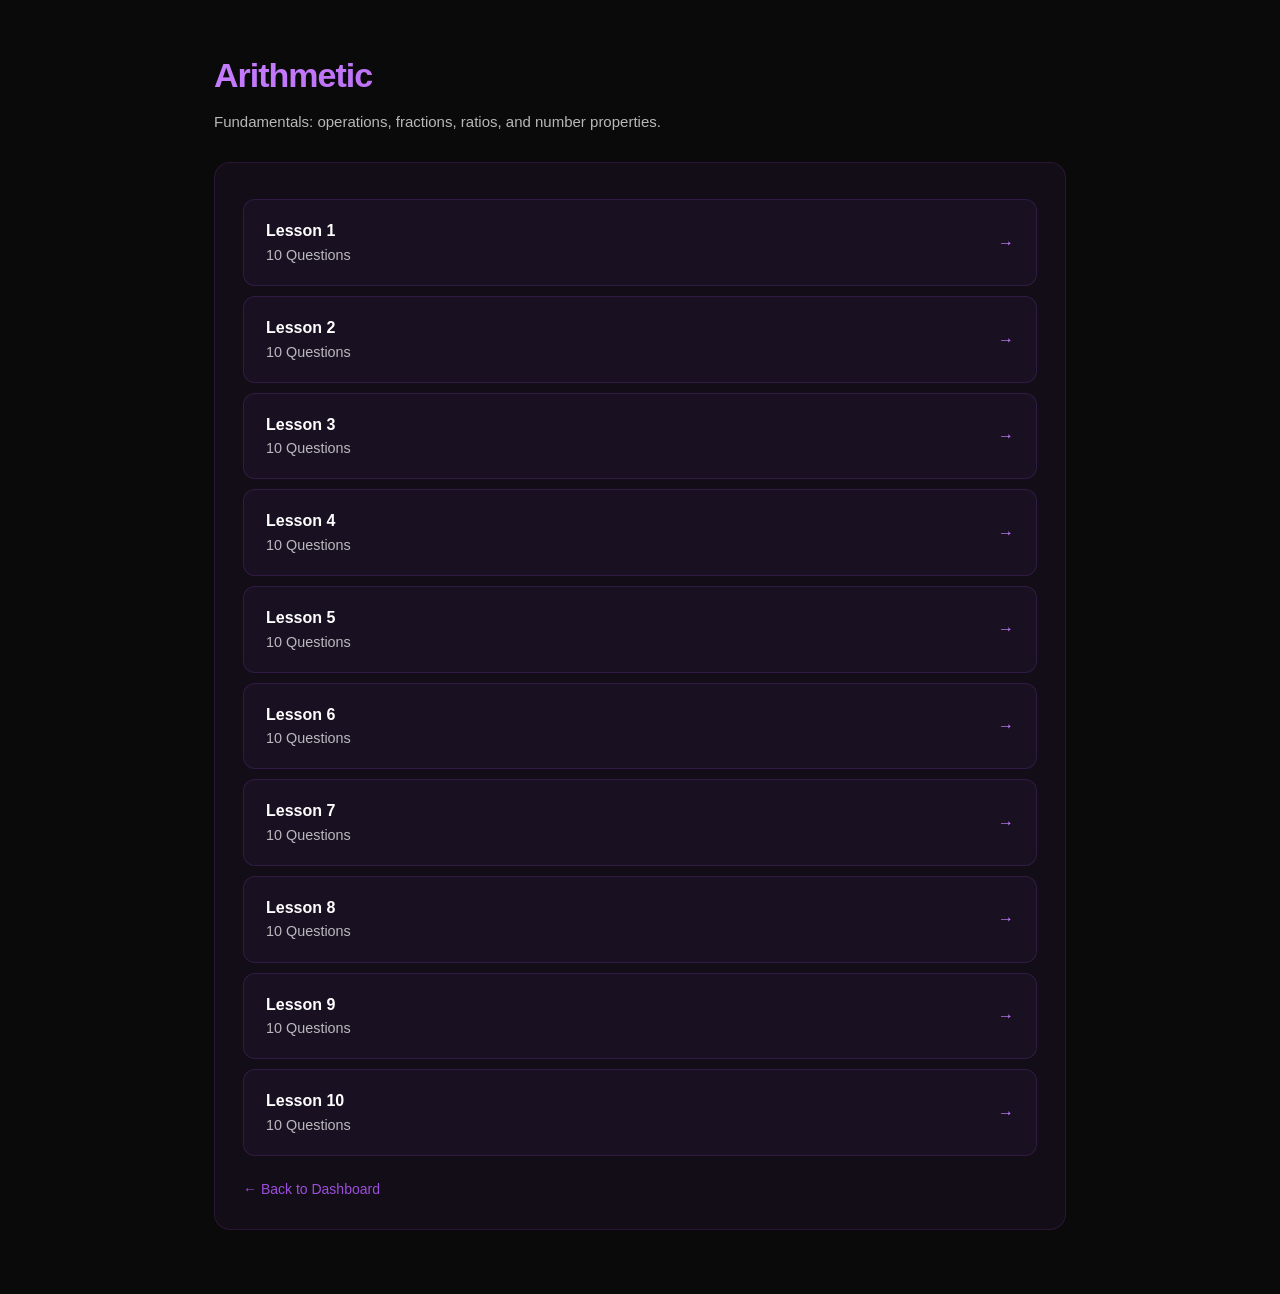
<file: satpractice-cs3/topics/arithmetic.html>
<!DOCTYPE html>
<html lang="en">
<head>
    <meta charset="utf-8" />
    <meta name="viewport" content="width=device-width,initial-scale=1" />
    <title>Arithmetic — SAT Planner</title>
    <link rel="stylesheet" href="../satmain.css">
    <style>
        :root {
            --primary-color: #c77dff;
            --text-color: #ffffff;
        }

        .topic-hero {
            max-width: 900px;
            margin: 48px auto;
            padding: 0 24px 64px;
        }

        .lessons-list {
            margin-top: 8px;
            display: grid;
            gap: 10px;
        }

        .lesson-item {
            background: rgba(157, 78, 221, 0.06);
            border: 1px solid rgba(157, 78, 221, 0.18);
            border-radius: 12px;
            padding: 18px 22px;
            text-decoration: none;
            color: inherit;
            display: block;
            transition: background 0.2s ease, border-color 0.2s ease, transform 0.2s ease, box-shadow 0.2s ease;
        }

        .lesson-item:hover {
            background: rgba(157, 78, 221, 0.12);
            border-color: #9d4edd;
            transform: translateX(5px);
            box-shadow: 0 4px 20px rgba(157, 78, 221, 0.15);
        }

        .lesson-item.disabled {
            opacity: 0.35;
            pointer-events: none;
        }

        .back-link {
            display: inline-block;
            margin-top: 22px;
            color: #9d4edd;
            text-decoration: none;
            font-size: 14px;
            transition: color 0.2s ease;
        }

        .back-link:hover {
            color: #c77dff;
        }
    </style>
</head>
<body>
    <div class="container topic-hero">
        <div class="section-header">
            <div class="section-title">Arithmetic</div>
            <div class="section-subtitle">Fundamentals: operations, fractions, ratios, and number properties.</div>
        </div>

        <div class="progress-card">
            <div class="lessons-list"></div>

            <a class="back-link" href="../satmain.html#dashboard">← Back to Dashboard</a>
        </div>
    </div>

    <script>
        const TOPIC_ID = 'arithmetic';
        const lessonsList = document.querySelector('.lessons-list');

        fetch('../data/questions.json')
            .then(r => r.json())
            .then(data => {
                const topicData = data[TOPIC_ID] || {};
                const maxLessons = 10; // ensure at least 10 lessons displayed

                for (let i = 1; i <= maxLessons; i++) {
                    const questions = topicData[i] || [];
                    const questionCount = questions.length;
                    const item = document.createElement('a');
                    item.href = questionCount
                        ? `lesson.html?topic=${TOPIC_ID}&lesson=${i}`
                        : '#';
                    item.className = 'lesson-item' + (questionCount ? '' : ' disabled');
                    item.innerHTML = `
                        <div style="display: flex; justify-content: space-between; align-items: center;">
                            <div>
                                <strong>Lesson ${i}</strong>
                                <div style="font-size: 0.9em; color: var(--text-color); opacity: 0.7;">
                                    ${questionCount} Questions${questionCount === 0 ? ' (coming soon)' : ''}
                                </div>
                            </div>
                            <div style="color: var(--primary-color);">→</div>
                        </div>
                    `;
                    if (questionCount === 0) {
                        item.addEventListener('click', e => e.preventDefault());
                    }
                    lessonsList.appendChild(item);
                }
            })
            .catch(err => {
                lessonsList.innerHTML = '<p>Could not load lessons.</p>';
                console.error(err);
            });
    </script>
</file>
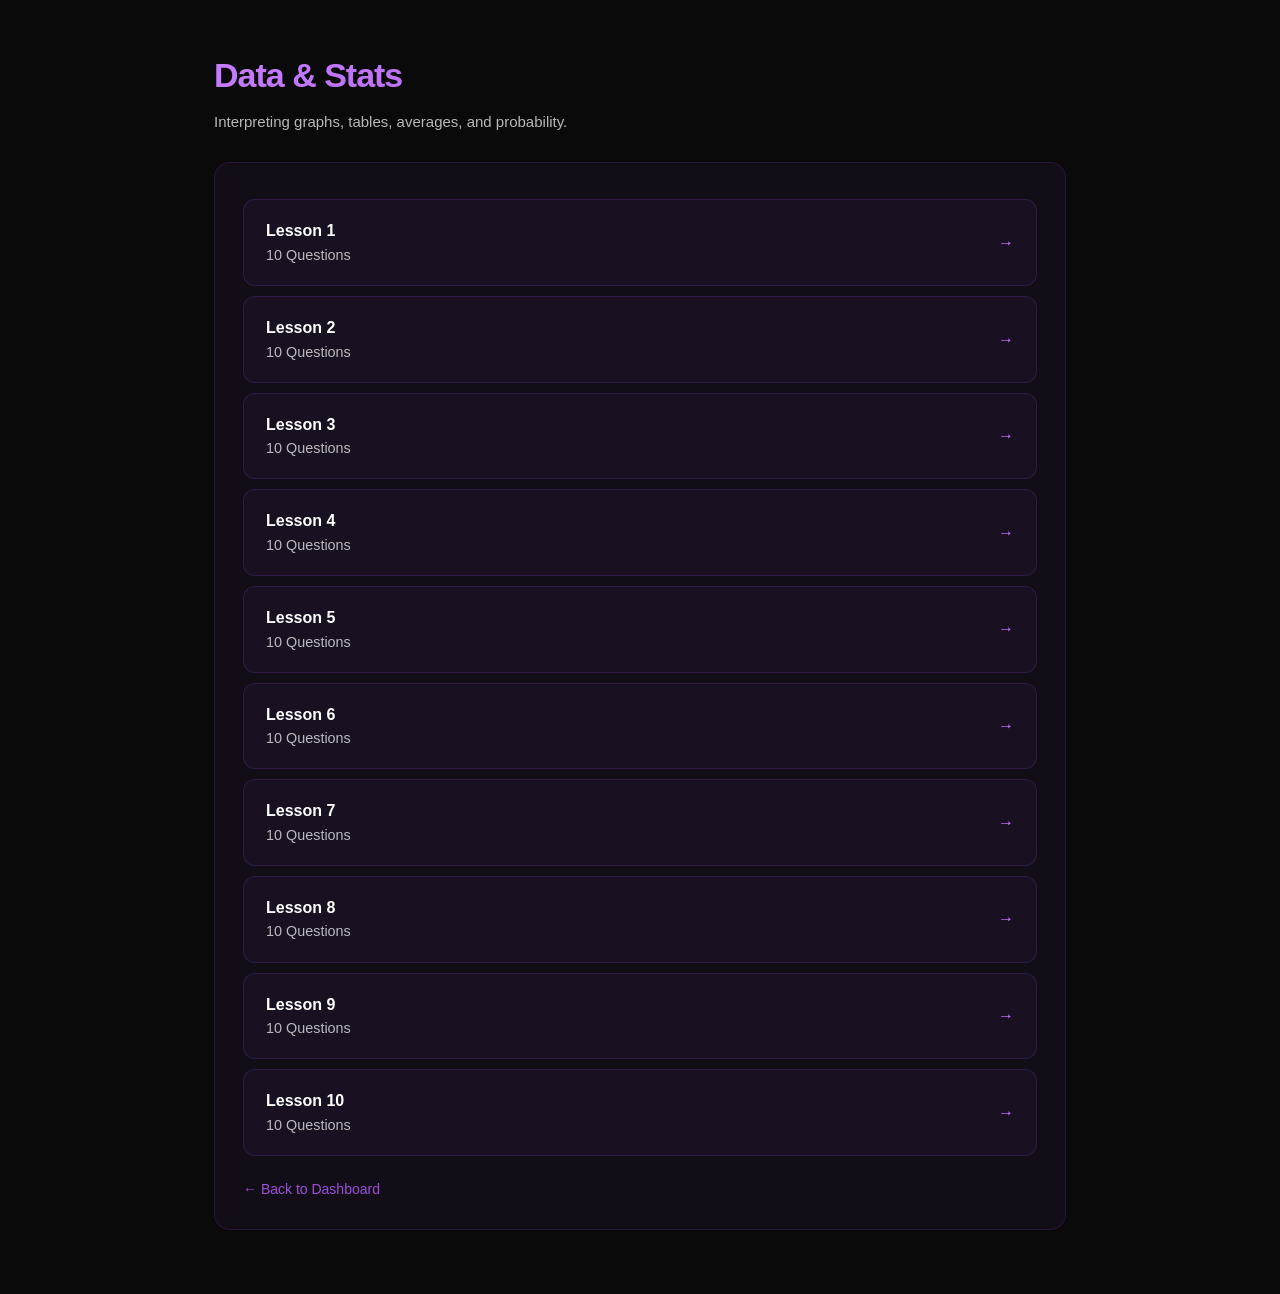
<file: satpractice-cs3/topics/data-stats.html>
<!DOCTYPE html>
<html lang="en">
<head>
    <meta charset="utf-8" />
    <meta name="viewport" content="width=device-width,initial-scale=1" />
    <title>Data &amp; Stats — SAT Planner</title>
    <link rel="stylesheet" href="../satmain.css">
    <style>
        :root {
            --primary-color: #c77dff;
            --text-color: #ffffff;
        }

        .topic-hero {
            max-width: 900px;
            margin: 48px auto;
            padding: 0 24px 64px;
        }

        .lessons-list {
            margin-top: 8px;
            display: grid;
            gap: 10px;
        }

        .lesson-item {
            background: rgba(157, 78, 221, 0.06);
            border: 1px solid rgba(157, 78, 221, 0.18);
            border-radius: 12px;
            padding: 18px 22px;
            text-decoration: none;
            color: inherit;
            display: block;
            transition: background 0.2s ease, border-color 0.2s ease, transform 0.2s ease, box-shadow 0.2s ease;
        }

        .lesson-item:hover {
            background: rgba(157, 78, 221, 0.12);
            border-color: #9d4edd;
            transform: translateX(5px);
            box-shadow: 0 4px 20px rgba(157, 78, 221, 0.15);
        }

        .lesson-item.disabled {
            opacity: 0.35;
            pointer-events: none;
        }

        .back-link {
            display: inline-block;
            margin-top: 22px;
            color: #9d4edd;
            text-decoration: none;
            font-size: 14px;
            transition: color 0.2s ease;
        }

        .back-link:hover {
            color: #c77dff;
        }
    </style>
</head>
<body>
    <div class="container topic-hero">
        <div class="section-header">
            <div class="section-title">Data &amp; Stats</div>
            <div class="section-subtitle">Interpreting graphs, tables, averages, and probability.</div>
        </div>

        <div class="progress-card">
            <div class="lessons-list"></div>

            <a class="back-link" href="../satmain.html#dashboard">← Back to Dashboard</a>
        </div>
    </div>

    <script>
        const TOPIC_ID = 'data-stats';
        const lessonsList = document.querySelector('.lessons-list');

        fetch('../data/questions.json')
            .then(r => r.json())
            .then(data => {
                const topicData = data[TOPIC_ID] || {};
                const maxLessons = 10; // ensure at least 10 lessons displayed

                for (let i = 1; i <= maxLessons; i++) {
                    const questions = topicData[i] || [];
                    const questionCount = questions.length;
                    const item = document.createElement('a');
                    item.href = questionCount
                        ? `lesson.html?topic=${TOPIC_ID}&lesson=${i}`
                        : '#';
                    item.className = 'lesson-item' + (questionCount ? '' : ' disabled');
                    item.innerHTML = `
                        <div style="display: flex; justify-content: space-between; align-items: center;">
                            <div>
                                <strong>Lesson ${i}</strong>
                                <div style="font-size: 0.9em; color: var(--text-color); opacity: 0.7;">
                                    ${questionCount} Questions${questionCount === 0 ? ' (coming soon)' : ''}
                                </div>
                            </div>
                            <div style="color: var(--primary-color);">→</div>
                        </div>
                    `;
                    if (questionCount === 0) {
                        item.addEventListener('click', e => e.preventDefault());
                    }
                    lessonsList.appendChild(item);
                }
            })
            .catch(err => {
                lessonsList.innerHTML = '<p>Could not load lessons.</p>';
                console.error(err);
            });
    </script>
</file>
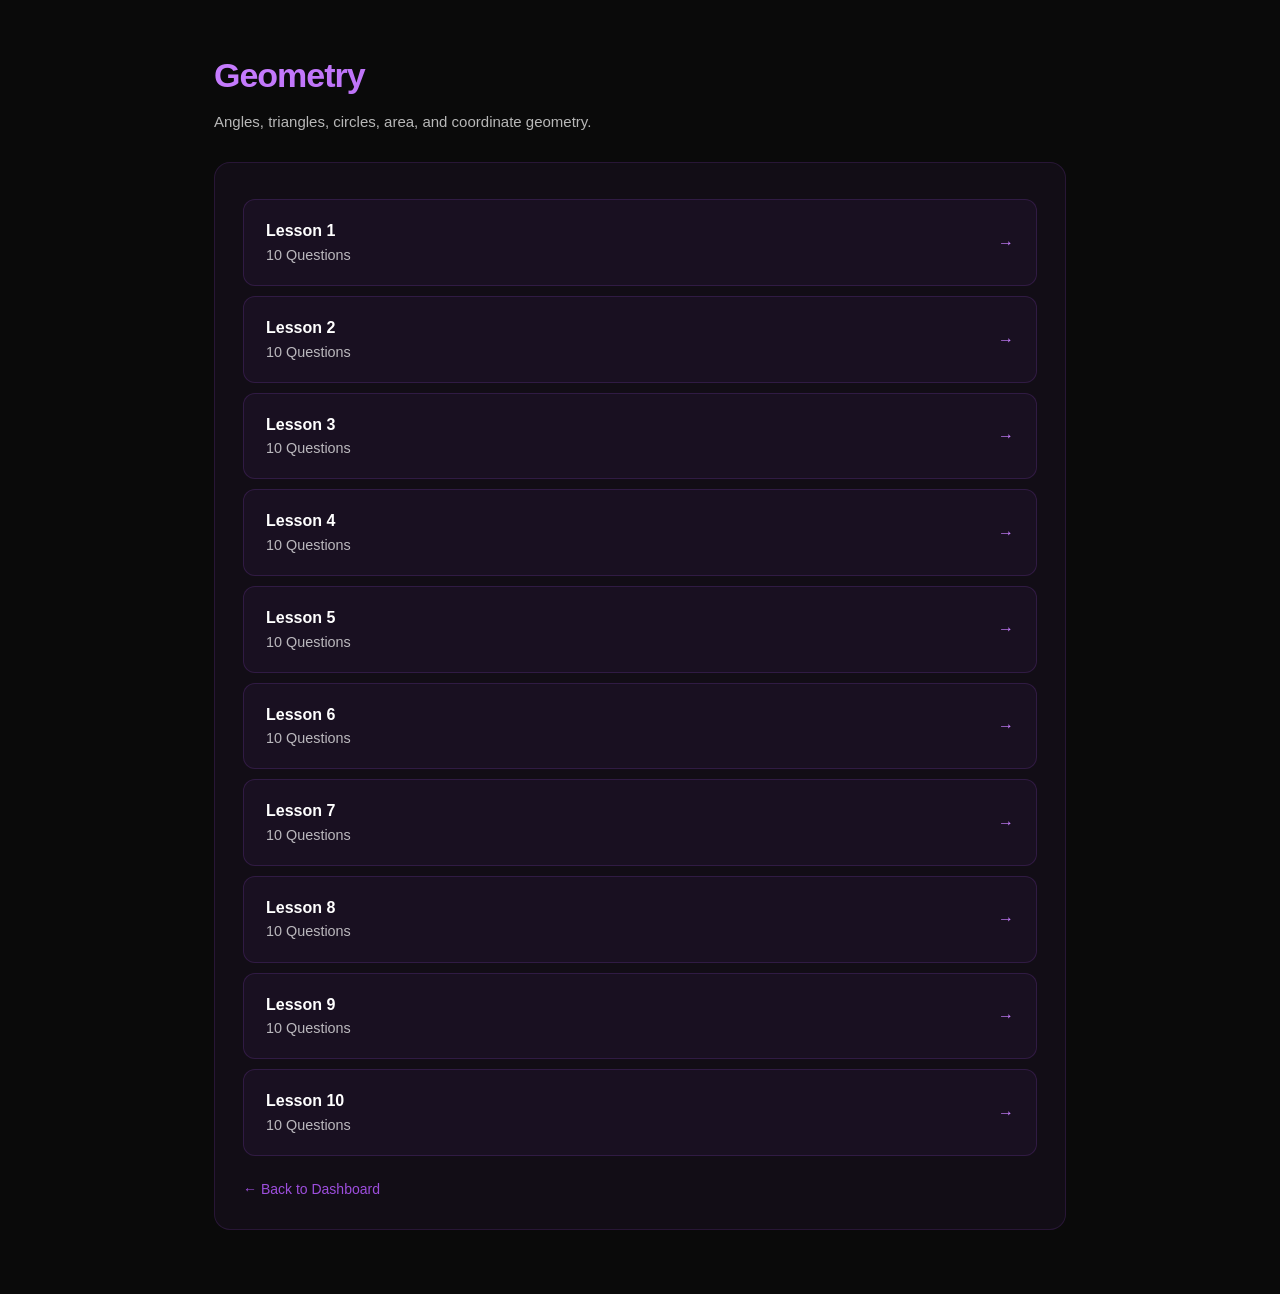
<file: satpractice-cs3/topics/geometry.html>
<!DOCTYPE html>
<html lang="en">
<head>
    <meta charset="utf-8" />
    <meta name="viewport" content="width=device-width,initial-scale=1" />
    <title>Geometry — SAT Planner</title>
    <link rel="stylesheet" href="../satmain.css">
    <style>
        :root {
            --primary-color: #c77dff;
            --text-color: #ffffff;
        }

        .topic-hero {
            max-width: 900px;
            margin: 48px auto;
            padding: 0 24px 64px;
        }

        .lessons-list {
            margin-top: 8px;
            display: grid;
            gap: 10px;
        }

        .lesson-item {
            background: rgba(157, 78, 221, 0.06);
            border: 1px solid rgba(157, 78, 221, 0.18);
            border-radius: 12px;
            padding: 18px 22px;
            text-decoration: none;
            color: inherit;
            display: block;
            transition: background 0.2s ease, border-color 0.2s ease, transform 0.2s ease, box-shadow 0.2s ease;
        }

        .lesson-item:hover {
            background: rgba(157, 78, 221, 0.12);
            border-color: #9d4edd;
            transform: translateX(5px);
            box-shadow: 0 4px 20px rgba(157, 78, 221, 0.15);
        }

        .lesson-item.disabled {
            opacity: 0.35;
            pointer-events: none;
        }

        .back-link {
            display: inline-block;
            margin-top: 22px;
            color: #9d4edd;
            text-decoration: none;
            font-size: 14px;
            transition: color 0.2s ease;
        }

        .back-link:hover {
            color: #c77dff;
        }
    </style>
</head>
<body>
    <div class="container topic-hero">
        <div class="section-header">
            <div class="section-title">Geometry</div>
            <div class="section-subtitle">Angles, triangles, circles, area, and coordinate geometry.</div>
        </div>

        <div class="progress-card">
            <div class="lessons-list"></div>

            <a class="back-link" href="../satmain.html#dashboard">← Back to Dashboard</a>
        </div>
    </div>

    <script>
        const TOPIC_ID = 'geometry';
        const lessonsList = document.querySelector('.lessons-list');

        fetch('../data/questions.json')
            .then(r => r.json())
            .then(data => {
                const topicData = data[TOPIC_ID] || {};
                const maxLessons = 10; // ensure at least 10 lessons displayed

                for (let i = 1; i <= maxLessons; i++) {
                    const questions = topicData[i] || [];
                    const questionCount = questions.length;
                    const item = document.createElement('a');
                    item.href = questionCount
                        ? `lesson.html?topic=${TOPIC_ID}&lesson=${i}`
                        : '#';
                    item.className = 'lesson-item' + (questionCount ? '' : ' disabled');
                    item.innerHTML = `
                        <div style="display: flex; justify-content: space-between; align-items: center;">
                            <div>
                                <strong>Lesson ${i}</strong>
                                <div style="font-size: 0.9em; color: var(--text-color); opacity: 0.7;">
                                    ${questionCount} Questions${questionCount === 0 ? ' (coming soon)' : ''}
                                </div>
                            </div>
                            <div style="color: var(--primary-color);">→</div>
                        </div>
                    `;
                    if (questionCount === 0) {
                        item.addEventListener('click', e => e.preventDefault());
                    }
                    lessonsList.appendChild(item);
                }
            })
            .catch(err => {
                lessonsList.innerHTML = '<p>Could not load lessons.</p>';
                console.error(err);
            });
    </script>
</file>
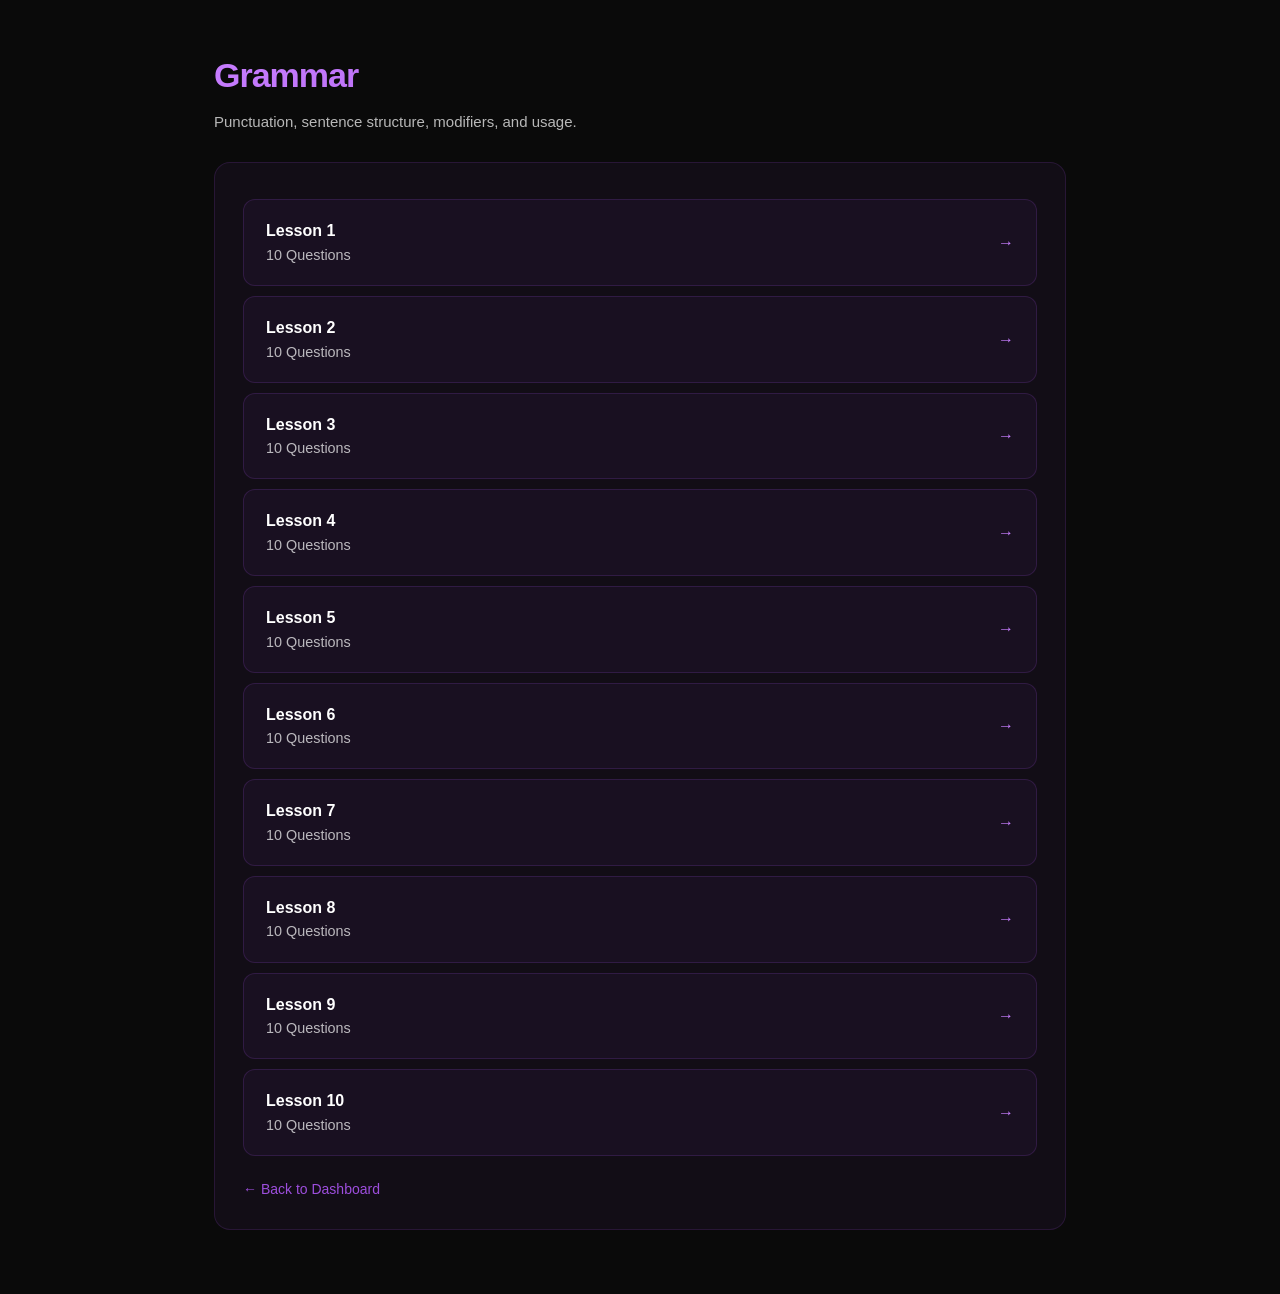
<file: satpractice-cs3/topics/grammar.html>
<!DOCTYPE html>
<html lang="en">
<head>
    <meta charset="utf-8" />
    <meta name="viewport" content="width=device-width,initial-scale=1" />
    <title>Grammar — SAT Planner</title>
    <link rel="stylesheet" href="../satmain.css">
    <style>
        :root {
            --primary-color: #c77dff;
            --text-color: #ffffff;
        }

        .topic-hero {
            max-width: 900px;
            margin: 48px auto;
            padding: 0 24px 64px;
        }

        .lessons-list {
            margin-top: 8px;
            display: grid;
            gap: 10px;
        }

        .lesson-item {
            background: rgba(157, 78, 221, 0.06);
            border: 1px solid rgba(157, 78, 221, 0.18);
            border-radius: 12px;
            padding: 18px 22px;
            text-decoration: none;
            color: inherit;
            display: block;
            transition: background 0.2s ease, border-color 0.2s ease, transform 0.2s ease, box-shadow 0.2s ease;
        }

        .lesson-item:hover {
            background: rgba(157, 78, 221, 0.12);
            border-color: #9d4edd;
            transform: translateX(5px);
            box-shadow: 0 4px 20px rgba(157, 78, 221, 0.15);
        }

        .lesson-item.disabled {
            opacity: 0.35;
            pointer-events: none;
        }

        .back-link {
            display: inline-block;
            margin-top: 22px;
            color: #9d4edd;
            text-decoration: none;
            font-size: 14px;
            transition: color 0.2s ease;
        }

        .back-link:hover {
            color: #c77dff;
        }
    </style>
</head>
<body>
    <div class="container topic-hero">
        <div class="section-header">
            <div class="section-title">Grammar</div>
            <div class="section-subtitle">Punctuation, sentence structure, modifiers, and usage.</div>
        </div>

        <div class="progress-card">
            <div class="lessons-list"></div>

            <a class="back-link" href="../satmain.html#dashboard">← Back to Dashboard</a>
        </div>
    </div>

    <script>
        const TOPIC_ID = 'grammar';
        const lessonsList = document.querySelector('.lessons-list');

        fetch('../data/questions.json')
            .then(r => r.json())
            .then(data => {
                const topicData = data[TOPIC_ID] || {};
                const maxLessons = 10; // ensure at least 10 lessons displayed

                for (let i = 1; i <= maxLessons; i++) {
                    const questions = topicData[i] || [];
                    const questionCount = questions.length;
                    const item = document.createElement('a');
                    item.href = questionCount
                        ? `lesson.html?topic=${TOPIC_ID}&lesson=${i}`
                        : '#';
                    item.className = 'lesson-item' + (questionCount ? '' : ' disabled');
                    item.innerHTML = `
                        <div style="display: flex; justify-content: space-between; align-items: center;">
                            <div>
                                <strong>Lesson ${i}</strong>
                                <div style="font-size: 0.9em; color: var(--text-color); opacity: 0.7;">
                                    ${questionCount} Questions${questionCount === 0 ? ' (coming soon)' : ''}
                                </div>
                            </div>
                            <div style="color: var(--primary-color);">→</div>
                        </div>
                    `;
                    if (questionCount === 0) {
                        item.addEventListener('click', e => e.preventDefault());
                    }
                    lessonsList.appendChild(item);
                }
            })
            .catch(err => {
                lessonsList.innerHTML = '<p>Could not load lessons.</p>';
                console.error(err);
            });
    </script>
</file>
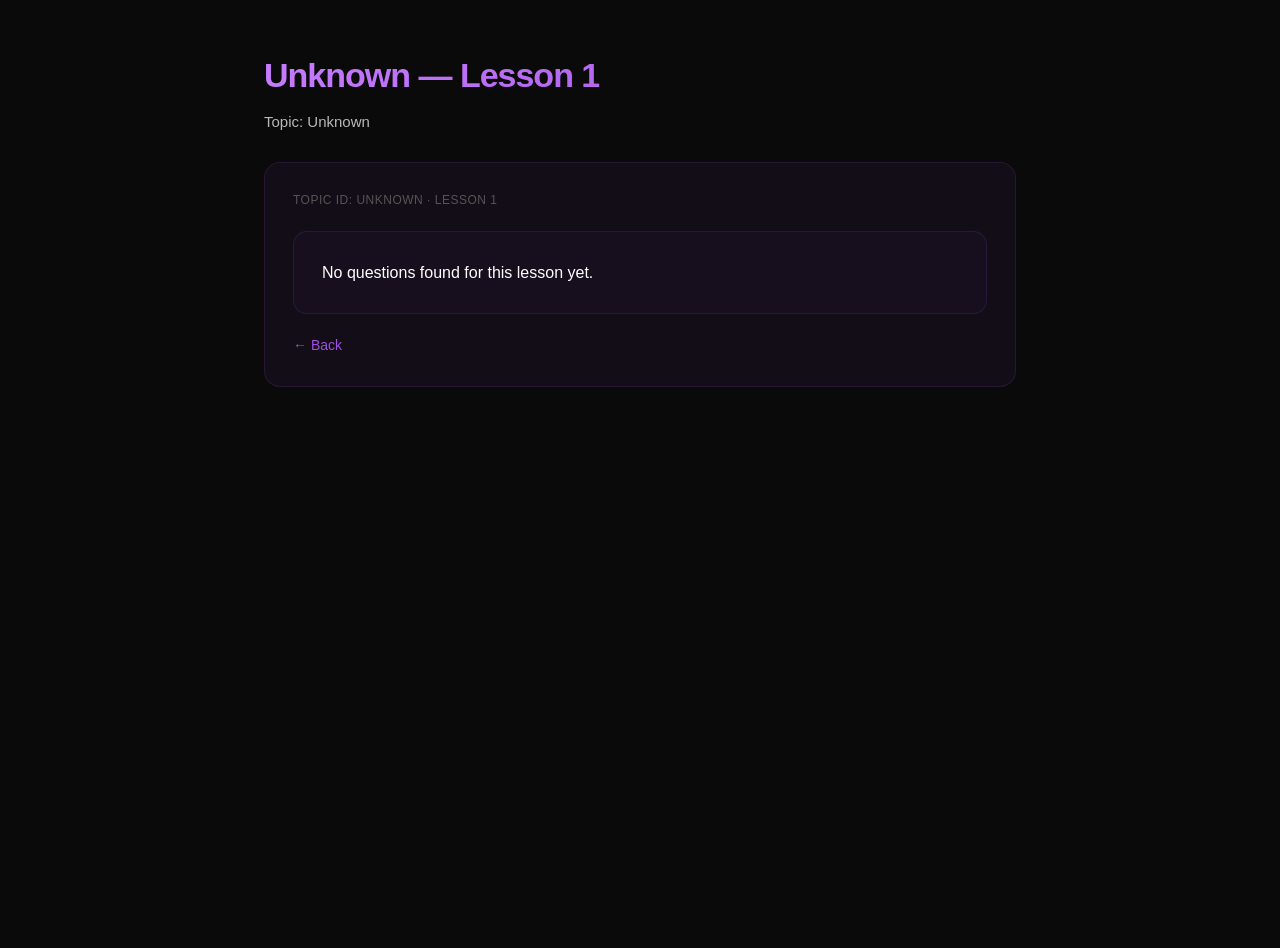
<file: satpractice-cs3/topics/lesson.html>
<!DOCTYPE html>
<html lang="en">
<head>
    <meta charset="utf-8" />
    <meta name="viewport" content="width=device-width,initial-scale=1" />
    <title>Lesson — SAT Planner</title>
    <link rel="stylesheet" href="../satmain.css">
    <style>
        :root {
            --primary-color: #c77dff;
            --text-color: #ffffff;
        }

        .lesson-view {
            max-width: 800px;
            margin: 48px auto;
            padding: 0 24px 64px;
        }

        .lesson-meta {
            font-size: 12px;
            color: #555;
            text-transform: uppercase;
            letter-spacing: 0.5px;
            margin-bottom: 20px;
        }

        .lesson-body {
            background: rgba(157, 78, 221, 0.04);
            border: 1px solid rgba(157, 78, 221, 0.14);
            border-radius: 14px;
            padding: 28px;
        }

        .back-link {
            display: inline-block;
            margin-top: 20px;
            margin-right: 20px;
            color: #9d4edd;
            text-decoration: none;
            font-size: 14px;
            transition: color 0.2s ease;
        }

        .back-link:hover {
            color: #c77dff;
        }

        /* ---- quiz layout ---- */
        .quiz-container {
            display: flex;
            flex-direction: column;
        }

        .quiz-question {
            font-size: 18px;
            font-weight: 500;
            line-height: 1.75;
            color: #f0f0f0;
            padding-bottom: 22px;
            margin-bottom: 20px;
            border-bottom: 1px solid rgba(157, 78, 221, 0.14);
        }

        .quiz-choices {
            display: flex;
            flex-direction: column;
            gap: 9px;
            margin-bottom: 18px;
        }

        /* ---- choice buttons ---- */
        .choice-btn {
            background: rgba(255, 255, 255, 0.03);
            border: 1px solid rgba(157, 78, 221, 0.2);
            border-radius: 10px;
            padding: 13px 20px;
            color: #c8c8c8;
            font-family: -apple-system, BlinkMacSystemFont, 'Segoe UI', 'Helvetica Neue', sans-serif;
            font-size: 15px;
            text-align: left;
            cursor: pointer;
            width: 100%;
            transition: background 0.15s ease, border-color 0.15s ease, color 0.15s ease, transform 0.15s ease;
        }

        .choice-btn:hover:not(:disabled) {
            background: rgba(157, 78, 221, 0.1);
            border-color: #9d4edd;
            color: #fff;
            transform: translateX(4px);
        }

        .choice-btn:disabled {
            cursor: default;
        }

        .choice-btn.correct-answer {
            background: rgba(74, 222, 128, 0.1);
            border-color: #4ade80;
            color: #fff;
        }

        .choice-btn.wrong-answer {
            background: rgba(248, 113, 113, 0.1);
            border-color: #f87171;
            color: #fff;
        }

        /* ---- feedback box ---- */
        .quiz-feedback {
            font-size: 14px;
            line-height: 1.7;
            color: #a0a0a0;
            padding: 14px 18px;
            border-radius: 10px;
            background: rgba(255, 255, 255, 0.02);
            border: 1px solid rgba(255, 255, 255, 0.06);
            margin-bottom: 16px;
        }

        .quiz-feedback:empty {
            display: none;
        }

        /* ---- next / submit button ---- */
        .practice-btn {
            background: linear-gradient(135deg, #9d4edd, #c77dff);
            border: none;
            border-radius: 10px;
            padding: 13px;
            color: #0a0a0a;
            font-family: -apple-system, BlinkMacSystemFont, 'Segoe UI', 'Helvetica Neue', sans-serif;
            font-size: 15px;
            font-weight: 700;
            cursor: pointer;
            width: 100%;
            transition: transform 0.2s ease, box-shadow 0.2s ease;
        }

        .practice-btn:hover {
            transform: translateY(-2px);
            box-shadow: 0 10px 28px rgba(157, 78, 221, 0.4);
        }

        /* ---- short answer input ---- */
        .short-input {
            background: rgba(255, 255, 255, 0.04);
            border: 1px solid rgba(157, 78, 221, 0.2);
            border-radius: 8px;
            padding: 12px 16px;
            color: #fff;
            font-family: -apple-system, BlinkMacSystemFont, 'Segoe UI', 'Helvetica Neue', sans-serif;
            font-size: 15px;
            width: 100%;
            margin-bottom: 10px;
            outline: none;
            transition: border-color 0.2s ease;
        }

        .short-input:focus {
            border-color: #9d4edd;
        }

        /* ---- reading passage ---- */
        .reading-passage {
            background: rgba(255, 255, 255, 0.02);
            border: 1px solid rgba(157, 78, 221, 0.14);
            border-radius: 12px;
            padding: 24px 26px;
            margin-bottom: 28px;
        }

        .passage-label {
            font-size: 10px;
            font-weight: 700;
            text-transform: uppercase;
            letter-spacing: 1.5px;
            color: #9d4edd;
            margin-bottom: 14px;
        }

        .passage-source {
            font-size: 12px;
            color: #555;
            font-style: italic;
            margin-bottom: 14px;
        }

        .passage-text {
            font-size: 15px;
            line-height: 1.85;
            color: #d0d0d0;
            white-space: pre-wrap;
        }

        /* ---- completion screen ---- */
        .quiz-complete {
            text-align: center;
            padding: 12px 0 8px;
        }

        .quiz-complete h3 {
            font-size: 26px;
            font-weight: 700;
            background: linear-gradient(135deg, #c77dff, #9d4edd);
            -webkit-background-clip: text;
            -webkit-text-fill-color: transparent;
            background-clip: text;
            margin-bottom: 14px;
        }

        .quiz-complete p {
            font-size: 15px;
            color: #b8b8b8;
            margin-bottom: 8px;
        }
    </style>
</head>
<body>
    <div class="container lesson-view">
        <div class="section-header">
            <div id="lessonTitle" class="section-title">Lesson</div>
            <div id="lessonSubtitle" class="section-subtitle">Topic lesson viewer</div>
        </div>

        <div class="progress-card">
            <div class="lesson-meta" id="lessonMeta">Loading...</div>
            <div class="lesson-body" id="lessonBody">
                <p>This is a placeholder lesson viewer. Replace with lesson content or embed your lesson editor.</p>
            </div>

            <a id="backLink" class="back-link" href="../satmain.html">← Back</a>
        </div>
    </div>

    <script>
        const LESSONS_KEY = 'satPlannerTopics';

        function getQueryParams() {
            const params = {};
            location.search.slice(1).split('&').forEach(pair => {
                if (!pair) return;
                const [k,v] = pair.split('=');
                params[decodeURIComponent(k)] = decodeURIComponent(v || '');
            });
            return params;
        }

        function loadTopicsState() {
            try {
                const raw = localStorage.getItem(LESSONS_KEY);
                if (!raw) return [];
                return JSON.parse(raw);
            } catch (e) {
                return [];
            }
        }

        function saveTopicsState(list) {
            localStorage.setItem(LESSONS_KEY, JSON.stringify(list));
        }

        function ensureTopicInState(topicId) {
            const list = loadTopicsState();
            let found = list.find(t=>t.id===topicId);
            if (!found) {
                found = { id: topicId, progress: 0 };
                list.push(found);
                saveTopicsState(list);
            }
            return found;
        }

        // Increments the shared questions-solved counter read by satmain.html
        function trackQuestionAnswered() {
            try {
                const stats = JSON.parse(localStorage.getItem('satPlannerStats') || '{}');
                stats.questionsSolved = (stats.questionsSolved || 0) + 1;
                localStorage.setItem('satPlannerStats', JSON.stringify(stats));
            } catch (e) {}
        }

        function incrementTopicProgress(topicId, amount) {
            const list = loadTopicsState();
            let item = list.find(t=>t.id===topicId);
            if (!item) {
                item = { id: topicId, progress: 0 };
                list.push(item);
            }
            item.progress = Math.min(100, (item.progress || 0) + amount);
            saveTopicsState(list);
            return item.progress;
        }

        const params = getQueryParams();
        const topic = params.topic || 'unknown';
        const lesson = params.lesson || '1';

        const titleEl = document.getElementById('lessonTitle');
        const subtitleEl = document.getElementById('lessonSubtitle');
        const metaEl = document.getElementById('lessonMeta');
        const bodyEl = document.getElementById('lessonBody');
        const backLink = document.getElementById('backLink');

        const prettyTopic = topic.replace(/-/g, ' ').replace(/\b\w/g, c=>c.toUpperCase());
        titleEl.textContent = `${prettyTopic} — Lesson ${lesson}`;
        subtitleEl.textContent = `Topic: ${prettyTopic}`;
        metaEl.textContent = `Topic ID: ${topic} · Lesson ${lesson}`;
        backLink.href = `${topic}.html`;

        fetch('../data/questions.json').then(r=>r.json()).then(data=>{
            const topicData = data[topic] || {};
            const questions = topicData[lesson] || [];
            renderQuiz(questions);
            ensureTopicInState(topic);
        }).catch(err=>{
            bodyEl.innerHTML = '<p>Could not load questions. Check that <code>data/questions.json</code> exists.</p>';
            console.error(err);
        });

        function renderQuiz(questions) {
            if (!questions || questions.length === 0) {
                bodyEl.innerHTML = '<p>No questions found for this lesson yet.</p>';
                return;
            }

            bodyEl.innerHTML = '';

            // If the first question has a passage, show it as a fixed header above the quiz
            const firstQ = questions[0];
            if (firstQ.passage) {
                const passageEl = document.createElement('div');
                passageEl.className = 'reading-passage';
                passageEl.innerHTML = `
                    <div class="passage-label">Reading Passage</div>
                    ${firstQ.passage_source ? `<div class="passage-source">${firstQ.passage_source}</div>` : ''}
                    <div class="passage-text">${firstQ.passage}</div>
                `;
                bodyEl.appendChild(passageEl);
            }

            let idx = 0;
            const container = document.createElement('div');
            container.className = 'quiz-container';

            const qEl = document.createElement('div');
            qEl.className = 'quiz-question';

            const choicesEl = document.createElement('div');
            choicesEl.className = 'quiz-choices';

            const feedbackEl = document.createElement('div');
            feedbackEl.className = 'quiz-feedback';

            const nextBtn = document.createElement('button');
            nextBtn.textContent = 'Next';
            nextBtn.style.display = 'none';
            nextBtn.className = 'practice-btn';

            container.appendChild(qEl);
            container.appendChild(choicesEl);
            container.appendChild(feedbackEl);
            container.appendChild(nextBtn);
            bodyEl.appendChild(container);

            function showQuestion(i) {
                const item = questions[i];
                qEl.textContent = `${i+1}. ${item.question}`;
                feedbackEl.textContent = '';
                choicesEl.innerHTML = '';
                nextBtn.style.display = 'none';

                const t = item.type || 'mcq';
                if (t === 'mcq' || t === 'multiple-choice') {
                    item.choices.forEach((c, ci)=>{
                        const b = document.createElement('button');
                        b.className = 'choice-btn';
                        b.textContent = String.fromCharCode(65+ci) + '. ' + c;
                        b.dataset.index = ci;
                        b.addEventListener('click', () => handleChoice(b, item, ci));
                        choicesEl.appendChild(b);
                    });
                } else if (t === 'short') {
                    const input = document.createElement('input');
                    input.type = 'text';
                    input.className = 'short-input';
                    input.placeholder = 'Type your answer here';
                    const submit = document.createElement('button');
                    submit.textContent = 'Submit';
                    submit.className = 'practice-btn';
                    submit.addEventListener('click', () => handleShort(input.value, item));
                    choicesEl.appendChild(input);
                    choicesEl.appendChild(submit);
                }
            }

            function handleChoice(btn, item, ci) {
                const all = choicesEl.querySelectorAll('button');
                all.forEach(x=>x.disabled=true);
                trackQuestionAnswered();
                const correct = Number(item.answer) === Number(ci);
                if (correct) {
                    btn.classList.add('correct-answer');
                    feedbackEl.textContent = 'Correct! ' + (item.explanation || '');
                    incrementTopicProgress(topic, 2);
                } else {
                    btn.classList.add('wrong-answer');
                    all[Number(item.answer)].classList.add('correct-answer');
                    const isMCQ = item.type === 'mcq' || item.type === 'multiple-choice';
                    const correctText = (isMCQ && item.choices && item.choices[item.answer]) ? item.choices[item.answer] : '';
                    feedbackEl.textContent = `Incorrect. Correct: ${correctText}. ${item.explanation||''}`;
                }
                nextBtn.style.display = 'inline-block';
            }

            function handleShort(value, item) {
                const v = String(value||'').trim().toLowerCase();
                const ans = String(item.answer||'').trim().toLowerCase();
                const correct = v === ans;
                trackQuestionAnswered();
                if (correct) {
                    feedbackEl.textContent = 'Correct! ' + (item.explanation||'');
                    incrementTopicProgress(topic, 2);
                } else {
                    feedbackEl.textContent = `Answer: ${item.answer}. ${item.explanation||''}`;
                }
                const inputs = choicesEl.querySelectorAll('input, button');
                inputs.forEach(x=>x.disabled=true);
                nextBtn.style.display = 'inline-block';
            }

            nextBtn.addEventListener('click', ()=>{
                idx++;
                if (idx >= questions.length) {
                    showSummary();
                } else {
                    showQuestion(idx);
                }
            });

            function showSummary() {
                const state = loadTopicsState();
                const t = state.find(x=>x.id===topic) || { progress:0 };
                container.innerHTML = `<div class="quiz-complete"><h3>Lesson complete</h3><p>Your current progress in ${prettyTopic}: ${t.progress || 0}%</p><p>${questions.length} questions attempted.</p></div>`;
                const back = document.createElement('a');
                back.textContent = 'Back to Topic';
                back.className = 'back-link';
                back.href = `${topic}.html`;
                container.appendChild(back);
                const home = document.createElement('a');
                home.textContent = 'Back to Home';
                home.className = 'back-link';
                home.href = '../satmain.html';
                container.appendChild(home);
            }

            showQuestion(idx);
        }
    </script>
</body>
</html>
</file>
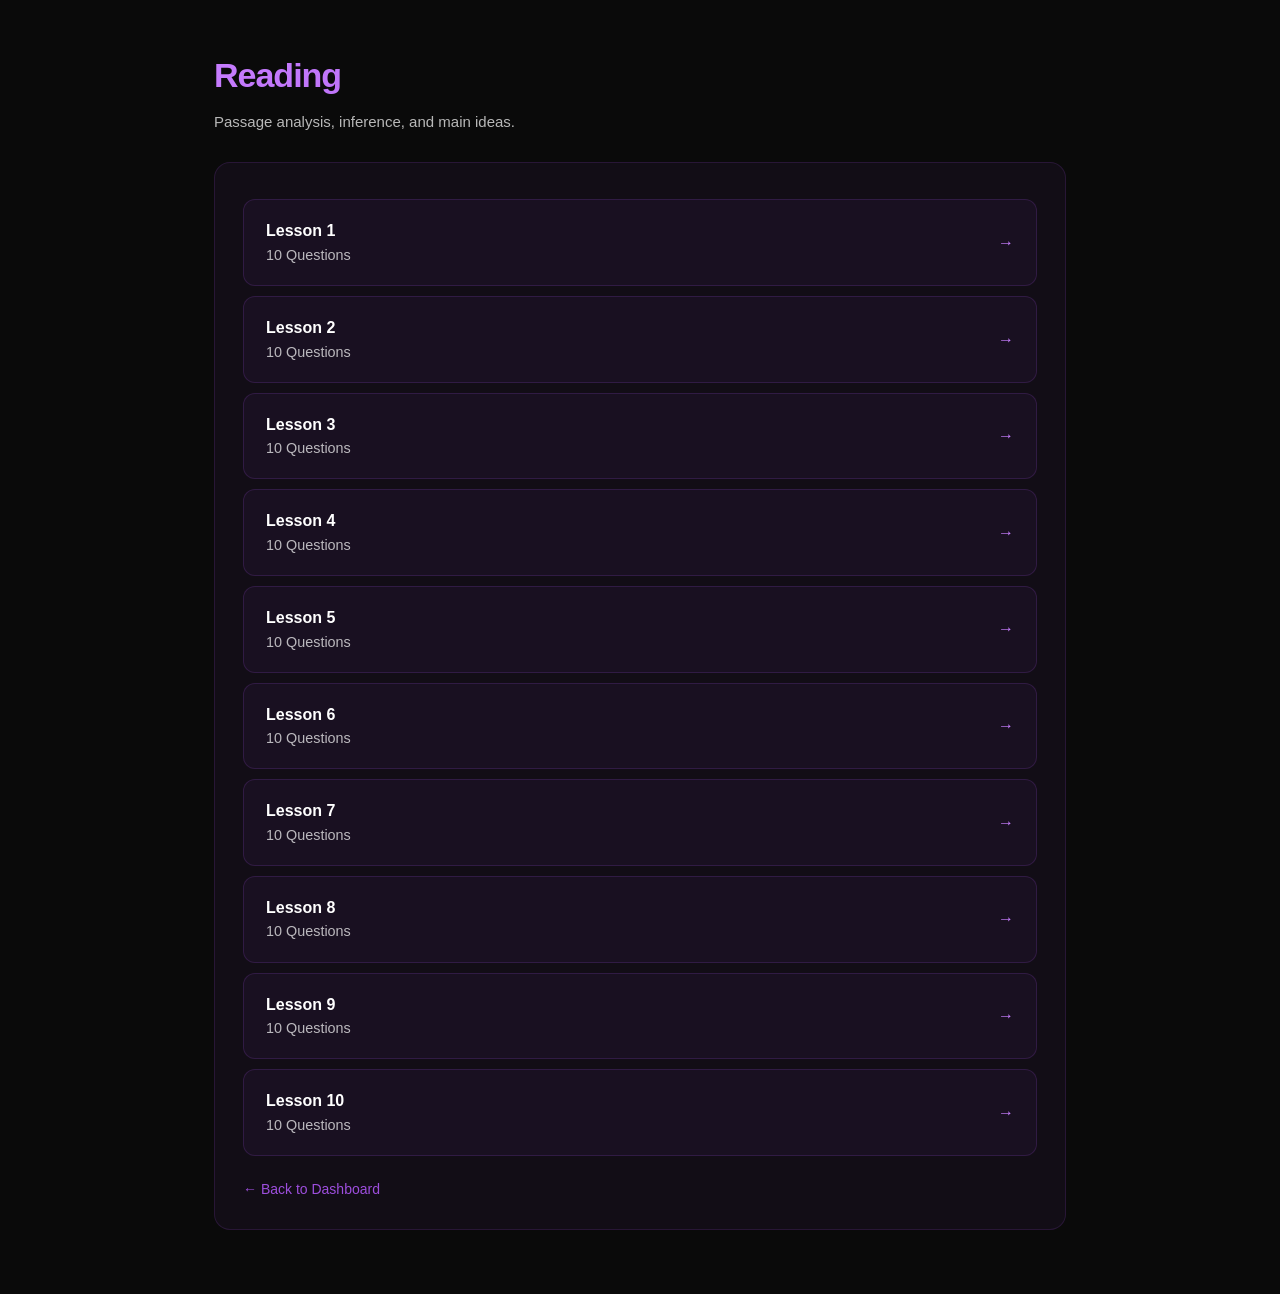
<file: satpractice-cs3/topics/reading.html>
<!DOCTYPE html>
<html lang="en">
<head>
    <meta charset="utf-8" />
    <meta name="viewport" content="width=device-width,initial-scale=1" />
    <title>Reading — SAT Planner</title>
    <link rel="stylesheet" href="../satmain.css">
    <style>
        :root {
            --primary-color: #c77dff;
            --text-color: #ffffff;
        }

        .topic-hero {
            max-width: 900px;
            margin: 48px auto;
            padding: 0 24px 64px;
        }

        .lessons-list {
            margin-top: 8px;
            display: grid;
            gap: 10px;
        }

        .lesson-item {
            background: rgba(157, 78, 221, 0.06);
            border: 1px solid rgba(157, 78, 221, 0.18);
            border-radius: 12px;
            padding: 18px 22px;
            text-decoration: none;
            color: inherit;
            display: block;
            transition: background 0.2s ease, border-color 0.2s ease, transform 0.2s ease, box-shadow 0.2s ease;
        }

        .lesson-item:hover {
            background: rgba(157, 78, 221, 0.12);
            border-color: #9d4edd;
            transform: translateX(5px);
            box-shadow: 0 4px 20px rgba(157, 78, 221, 0.15);
        }

        .lesson-item.disabled {
            opacity: 0.35;
            pointer-events: none;
        }

        .back-link {
            display: inline-block;
            margin-top: 22px;
            color: #9d4edd;
            text-decoration: none;
            font-size: 14px;
            transition: color 0.2s ease;
        }

        .back-link:hover {
            color: #c77dff;
        }
    </style>
</head>
<body>
    <div class="container topic-hero">
        <div class="section-header">
            <div class="section-title">Reading</div>
            <div class="section-subtitle">Passage analysis, inference, and main ideas.</div>
        </div>

        <div class="progress-card">
            <div class="lessons-list"></div>

            <a class="back-link" href="../satmain.html#dashboard">← Back to Dashboard</a>
        </div>
    </div>

    <script>
        const TOPIC_ID = 'reading';
        const lessonsList = document.querySelector('.lessons-list');

        fetch('../data/questions.json')
            .then(r => r.json())
            .then(data => {
                const topicData = data[TOPIC_ID] || {};
                const maxLessons = 10; // ensure at least 10 lessons displayed

                for (let i = 1; i <= maxLessons; i++) {
                    const questions = topicData[i] || [];
                    const questionCount = questions.length;
                    const item = document.createElement('a');
                    item.href = questionCount
                        ? `lesson.html?topic=${TOPIC_ID}&lesson=${i}`
                        : '#';
                    item.className = 'lesson-item' + (questionCount ? '' : 'disabled');
                    item.innerHTML = `
                        <div style="display: flex; justify-content: space-between; align-items: center;">
                            <div>
                                <strong>Lesson ${i}</strong>
                                <div style="font-size: 0.9em; color: var(--text-color); opacity: 0.7;">
                                    ${questionCount} Questions${questionCount === 0 ? ' (coming soon)' : ''}
                                </div>
                            </div>
                            <div style="color: var(--primary-color);">→</div>
                        </div>
                    `;
                    if (questionCount === 0) {
                        item.addEventListener('click', e => e.preventDefault());
                    }
                    lessonsList.appendChild(item);
                }
            })
            .catch(err => {
                lessonsList.innerHTML = '<p>Could not load lessons.</p>';
                console.error(err);
            });
    </script>
</file>
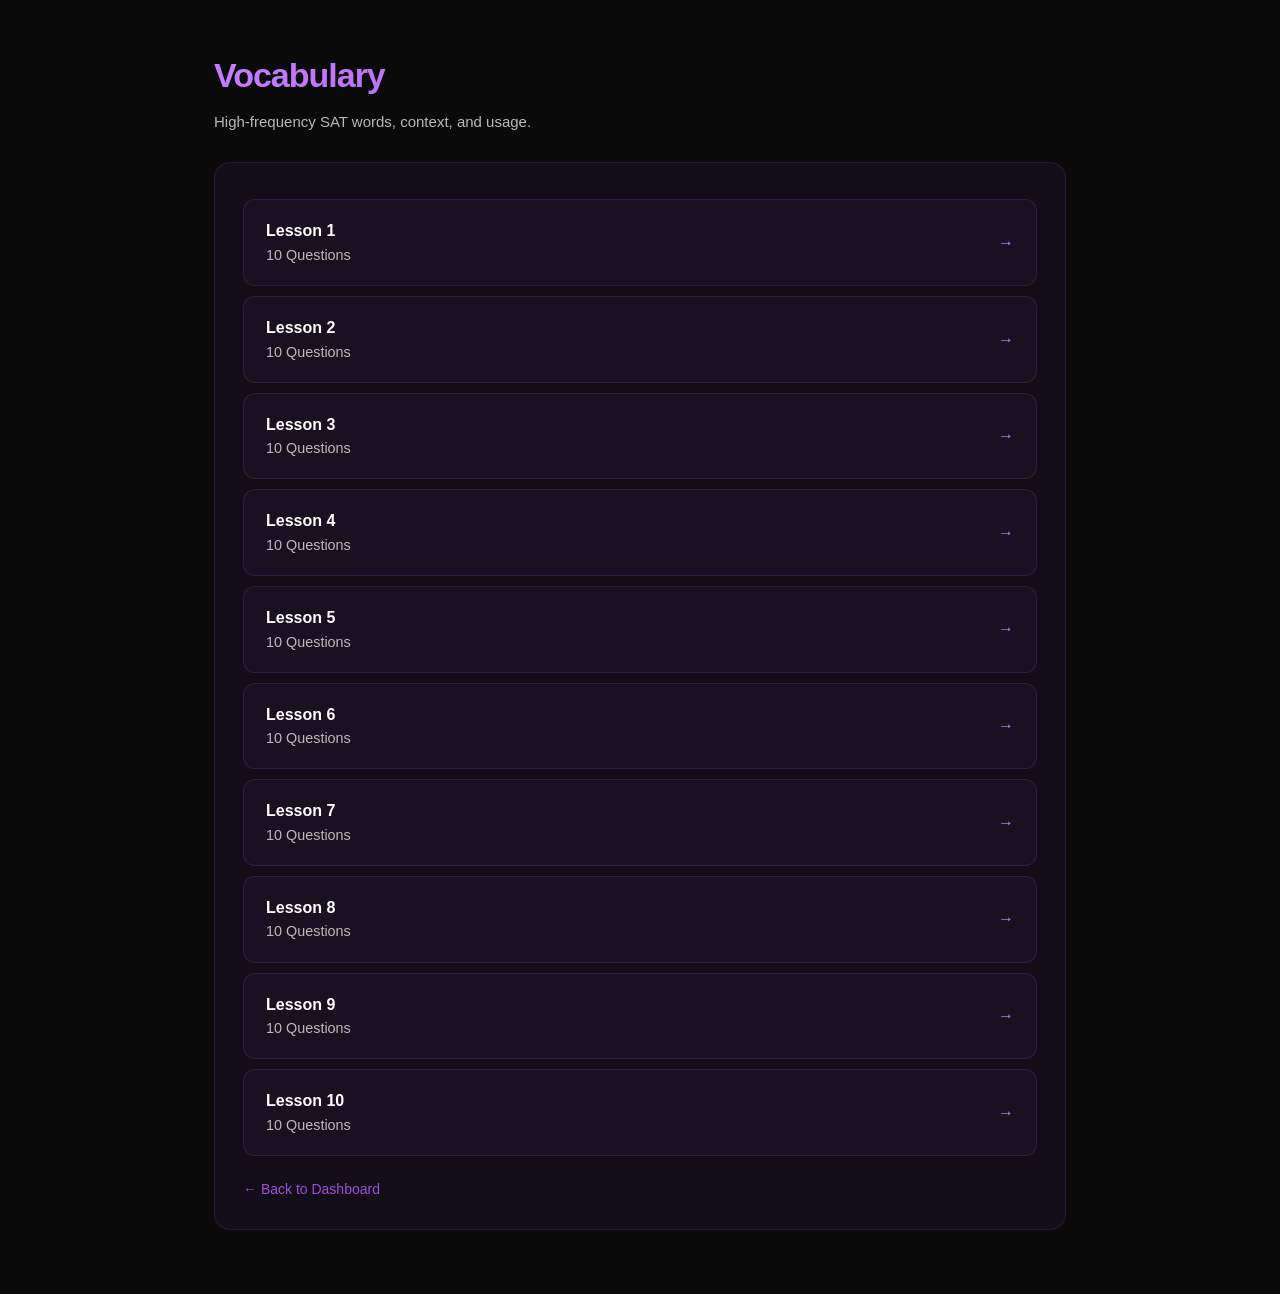
<file: satpractice-cs3/topics/vocabulary.html>
<!DOCTYPE html>
<html lang="en">
<head>
    <meta charset="utf-8" />
    <meta name="viewport" content="width=device-width,initial-scale=1" />
    <title>Vocabulary — SAT Planner</title>
    <link rel="stylesheet" href="../satmain.css">
    <style>
        :root {
            --primary-color: #c77dff;
            --text-color: #ffffff;
        }

        .topic-hero {
            max-width: 900px;
            margin: 48px auto;
            padding: 0 24px 64px;
        }

        .lessons-list {
            margin-top: 8px;
            display: grid;
            gap: 10px;
        }

        .lesson-item {
            background: rgba(157, 78, 221, 0.06);
            border: 1px solid rgba(157, 78, 221, 0.18);
            border-radius: 12px;
            padding: 18px 22px;
            text-decoration: none;
            color: inherit;
            display: block;
            transition: background 0.2s ease, border-color 0.2s ease, transform 0.2s ease, box-shadow 0.2s ease;
        }

        .lesson-item:hover {
            background: rgba(157, 78, 221, 0.12);
            border-color: #9d4edd;
            transform: translateX(5px);
            box-shadow: 0 4px 20px rgba(157, 78, 221, 0.15);
        }

        .lesson-item.disabled {
            opacity: 0.35;
            pointer-events: none;
        }

        .back-link {
            display: inline-block;
            margin-top: 22px;
            color: #9d4edd;
            text-decoration: none;
            font-size: 14px;
            transition: color 0.2s ease;
        }

        .back-link:hover {
            color: #c77dff;
        }
    </style>
</head>
<body>
    <div class="container topic-hero">
        <div class="section-header">
            <div class="section-title">Vocabulary</div>
            <div class="section-subtitle">High-frequency SAT words, context, and usage.</div>
        </div>

        <div class="progress-card">
            <div class="lessons-list"></div>

            <a class="back-link" href="../satmain.html#dashboard">← Back to Dashboard</a>
        </div>
    </div>

    <script>
        const TOPIC_ID = 'vocabulary';
        const lessonsList = document.querySelector('.lessons-list');

        fetch('../data/questions.json')
            .then(r => r.json())
            .then(data => {
                const topicData = data[TOPIC_ID] || {};
                const maxLessons = 10; // ensure at least 10 lessons displayed

                for (let i = 1; i <= maxLessons; i++) {
                    const questions = topicData[i] || [];
                    const questionCount = questions.length;
                    const item = document.createElement('a');
                    item.href = questionCount
                        ? `lesson.html?topic=${TOPIC_ID}&lesson=${i}`
                        : '#';
                    item.className = 'lesson-item' + (questionCount ? '' : ' disabled');
                    item.innerHTML = `
                        <div style="display: flex; justify-content: space-between; align-items: center;">
                            <div>
                                <strong>Lesson ${i}</strong>
                                <div style="font-size: 0.9em; color: var(--text-color); opacity: 0.7;">
                                    ${questionCount} Questions${questionCount === 0 ? ' (coming soon)' : ''}
                                </div>
                            </div>
                            <div style="color: var(--primary-color);">→</div>
                        </div>
                    `;
                    if (questionCount === 0) {
                        item.addEventListener('click', e => e.preventDefault());
                    }
                    lessonsList.appendChild(item);
                }
            })
            .catch(err => {
                lessonsList.innerHTML = '<p>Could not load lessons.</p>';
                console.error(err);
            });
    </script>
</file>
<file: satpractice-cs3/satmain.css>
/* Modern SAT Planner Stylesheet */
:root {
    --font-family: -apple-system, BlinkMacSystemFont, 'Segoe UI', 'Helvetica Neue', sans-serif;
    --transition: all 0.3s cubic-bezier(0.4, 0, 0.2, 1);
    --transition-smooth: all 0.6s cubic-bezier(0.34, 1.56, 0.64, 1);
    --purple: #9d4edd;
    --purple-light: #c77dff;
    --purple-dark: #5a189a;
    --black: #0a0a0a;
    --gray: #1a1a1a;
    --text: #ffffff;
    --text-secondary: #b8b8b8;
}

/* Global Styles */
* {
    margin: 0;
    padding: 0;
    box-sizing: border-box;
}

html, body {
    width: 100%;
    height: 100%;
}

body {
    font-family: var(--font-family);
    background: var(--black);
    color: var(--text);
    line-height: 1.6;
    min-height: 100vh;
    overflow-x: hidden;
}

/* Animations */
@keyframes fadeInUp {
    from {
        opacity: 0;
        transform: translateY(30px);
    }
    to {
        opacity: 1;
        transform: translateY(0);
    }
}

@keyframes fadeInDown {
    from {
        opacity: 0;
        transform: translateY(-30px);
    }
    to {
        opacity: 1;
        transform: translateY(0);
    }
}

@keyframes slideInLeft {
    from {
        opacity: 0;
        transform: translateX(-40px);
    }
    to {
        opacity: 1;
        transform: translateX(0);
    }
}

@keyframes slideInRight {
    from {
        opacity: 0;
        transform: translateX(40px);
    }
    to {
        opacity: 1;
        transform: translateX(0);
    }
}

@keyframes float {
    0%, 100% {
        transform: translateY(0px);
    }
    50% {
        transform: translateY(-20px);
    }
}

@keyframes pulse-glow {
    0%, 100% {
        opacity: 0.5;
        filter: blur(30px);
    }
    50% {
        opacity: 0.8;
        filter: blur(40px);
    }
}

@keyframes rotate-slow {
    from {
        transform: rotate(0deg);
    }
    to {
        transform: rotate(360deg);
    }
}

@keyframes scroll-bounce {
    0%, 100% {
        transform: translateY(0);
        opacity: 1;
    }
    50% {
        transform: translateY(10px);
        opacity: 0.5;
    }
}

@keyframes word-slide {
    0% {
        opacity: 0;
        transform: translateY(20px);
    }
    100% {
        opacity: 1;
        transform: translateY(0);
    }
}

@keyframes neon-glow {
    0%, 100% {
        filter: drop-shadow(0 0 20px rgba(0, 255, 136, 0.6)) drop-shadow(0 0 40px rgba(0, 255, 255, 0.3));
    }
    50% {
        filter: drop-shadow(0 0 30px rgba(0, 255, 136, 0.8)) drop-shadow(0 0 60px rgba(0, 255, 255, 0.5));
    }
}

/* Navbar */
.navbar {
    background: rgba(0, 0, 0, 0.8);
    backdrop-filter: blur(20px);
    border-bottom: 1px solid rgba(157, 78, 221, 0.2);
    position: sticky;
    top: 0;
    z-index: 100;
    box-shadow: 0 4px 30px rgba(0, 0, 0, 0.5);
    animation: fadeInDown 0.6s ease-out;
}

.nav-container {
    max-width: 1400px;
    margin: 0 auto;
    padding: 0 40px;
    display: flex;
    justify-content: space-between;
    align-items: center;
    height: 70px;
}

.nav-brand {
    font-size: 24px;
    font-weight: 700;
    color: var(--text);
    letter-spacing: 1px;
    animation: slideInLeft 0.6s ease-out;
}

.nav-menu {
    display: flex;
    list-style: none;
    gap: 0;
    margin: 0;
    padding: 0;
    margin-left: auto;
    margin-right: 30px;
    align-items: center;
    height: 100%;
}

.nav-link {
    color: var(--text-secondary);
    text-decoration: none;
    padding: 12px 24px;
    font-weight: 500;
    font-size: 14px;
    border-bottom: 3px solid transparent;
    transition: var(--transition);
    cursor: pointer;
    height: 100%;
    display: flex;
    align-items: center;
    position: relative;
    animation: fadeInUp 0.6s ease-out;
}

.nav-link::after {
    content: '';
    position: absolute;
    bottom: 0;
    left: 0;
    width: 0;
    height: 3px;
    background: linear-gradient(90deg, var(--purple), var(--purple-light));
    transition: width 0.3s ease;
}

.nav-link:hover {
    color: var(--purple-light);
}

.nav-link:hover::after {
    width: 100%;
}

.nav-link.active {
    color: var(--purple-light);
    border-bottom-color: var(--purple);
}

.nav-right {
    display: flex;
    align-items: center;
    animation: slideInRight 0.6s ease-out;
}

.auth-btn {
    background: var(--purple);
    border: 2px solid var(--purple);
    color: white;
    padding: 10px 24px;
    border-radius: 8px;
    font-weight: 600;
    cursor: pointer;
    transition: var(--transition-smooth);
    font-size: 14px;
    position: relative;
    overflow: hidden;
}

.auth-btn::before {
    content: '';
    position: absolute;
    top: 0;
    left: -100%;
    width: 100%;
    height: 100%;
    background: var(--purple-light);
    transition: left 0.3s ease;
    z-index: -1;
}

.auth-btn:hover {
    color: var(--black);
    transform: translateY(-2px);
    box-shadow: 0 10px 30px rgba(157, 78, 221, 0.3);
}

.auth-btn:hover::before {
    left: 0;
}

/* Main Container */
.main-container {
    width: 100%;
}

/* Pages */
.page {
    display: none;
    animation: fadeInUp 0.8s ease-out;
}

.page.active {
    display: block;
}

/* Home Page */
#home-page {
    width: 100%;
}

/* Hero Section - Completely Redesigned */
.hero-section {
    height: 100vh;
    background: linear-gradient(135deg, var(--purple-dark) 0%, var(--purple) 50%, var(--black) 100%);
    display: flex;
    flex-direction: column;
    justify-content: center;
    align-items: center;
    text-align: left;
    padding: 40px 20px 40px 80px;
    position: relative;
    overflow: hidden;
}

.hero-section::before {
    content: '';
    position: absolute;
    width: 800px;
    height: 800px;
    background: radial-gradient(circle, rgba(157, 78, 221, 0.4) 0%, transparent 70%);
    border-radius: 50%;
    top: -200px;
    right: -200px;
}

.hero-content {
    display: flex;
    align-items: center;
    justify-content: space-between;
    gap: 60px;
    max-width: 1400px;
    width: 100%;
    position: relative;
    z-index: 1;
}

.hero-text {
    flex: 1;
    animation: slideInLeft 0.8s ease-out 0.2s both;
}

.hero-title {
    font-size: 96px;
    font-weight: 800;
    margin-bottom: 24px;
    color: var(--text);
    position: relative;
    z-index: 1;
    letter-spacing: -3px;
    max-width: 900px;
    line-height: 1.1;
    display: flex;
    flex-wrap: wrap;
    gap: 12px;
}

.title-word {
    display: inline-block;
    animation: word-slide 0.7s cubic-bezier(0.34, 1.56, 0.64, 1);
}

.title-word:nth-child(1) {
    animation-delay: 0.3s;
}

.title-word:nth-child(2) {
    animation-delay: 0.5s;
    background: linear-gradient(135deg, var(--purple-light), var(--purple));
    -webkit-background-clip: text;
    -webkit-text-fill-color: transparent;
    background-clip: text;
}

.title-word.neon {
    background: linear-gradient(135deg, #00ff88, #00ffff);
    -webkit-background-clip: text;
    -webkit-text-fill-color: transparent;
    background-clip: text;
    filter: drop-shadow(0 0 20px rgba(0, 255, 136, 0.6)) drop-shadow(0 0 40px rgba(0, 255, 255, 0.3));
    text-shadow: 0 0 30px rgba(0, 255, 136, 0.4), 0 0 60px rgba(0, 255, 255, 0.2);
    animation: word-slide 0.7s cubic-bezier(0.34, 1.56, 0.64, 1) 0.5s both, neon-glow 3s ease-in-out infinite 0.5s;
}

.title-word:nth-child(3) {
    animation-delay: 0.7s;
}

.hero-subtitle {
    font-size: 32px;
    color: var(--text-secondary);
    position: relative;
    z-index: 1;
    max-width: 600px;
    margin-bottom: 32px;
    animation: fadeInUp 0.8s ease-out 0.9s both;
}

.hero-cta {
    animation: fadeInUp 0.8s ease-out 1.1s both;
    margin-top: 8px;
}

/* Hero Visual Elements */
.hero-visual {
    flex: 1;
    position: relative;
    height: 400px;
    animation: slideInRight 0.8s ease-out 0.2s both;
}

.floating-card {
    position: absolute;
    background: rgba(255, 255, 255, 0.1);
    backdrop-filter: blur(10px);
    border: 1px solid rgba(255, 255, 255, 0.2);
    border-radius: 16px;
    padding: 20px;
    display: flex;
    flex-direction: column;
    align-items: center;
    gap: 12px;
    min-width: 150px;
    text-align: center;
    animation: float 4s ease-in-out infinite;
}

.floating-card.card-1 {
    top: 20px;
    left: 0;
    animation: float 4s ease-in-out infinite 0s;
}

.floating-card.card-2 {
    top: 150px;
    right: 0;
    animation: float 4s ease-in-out infinite 0.5s;
}

.floating-card.card-3 {
    bottom: 20px;
    left: 30px;
    animation: float 4s ease-in-out infinite 1s;
}

.card-icon {
    font-size: 32px;
}

.card-text {
    font-size: 14px;
    font-weight: 600;
    color: var(--text-secondary);
}

/* Gradient Orbs */
.gradient-orb {
    position: absolute;
    border-radius: 50%;
    filter: blur(60px);
    animation: pulse-glow 4s ease-in-out infinite;
}

.orb-1 {
    width: 300px;
    height: 300px;
    background: radial-gradient(circle, rgba(157, 78, 221, 0.3), transparent);
    top: 20%;
    left: -100px;
    animation-delay: 0s;
}

.orb-2 {
    width: 400px;
    height: 400px;
    background: radial-gradient(circle, rgba(199, 125, 255, 0.2), transparent);
    bottom: -50px;
    right: -150px;
    animation-delay: 2s;
}

/* Scroll Indicator */
.scroll-indicator {
    position: absolute;
    bottom: 30px;
    left: 50%;
    transform: translateX(-50%);
    display: flex;
    flex-direction: column;
    gap: 8px;
    align-items: center;
}

.scroll-indicator span {
    width: 3px;
    height: 12px;
    background: rgba(255, 255, 255, 0.5);
    border-radius: 3px;
    animation: scroll-bounce 1.5s ease infinite;
}

.scroll-indicator span:nth-child(1) {
    animation-delay: 0s;
}

.scroll-indicator span:nth-child(2) {
    animation-delay: 0.3s;
}

.scroll-indicator span:nth-child(3) {
    animation-delay: 0.6s;
}

/* Feature Sections */
.feature-section {
    min-height: 50vh;
    display: flex;
    align-items: center;
    justify-content: center;
    padding: 80px 40px;
    transition: var(--transition-smooth);
    position: relative;
    overflow: hidden;
}

.feature-section::before {
    content: '';
    position: absolute;
    top: 0;
    left: 0;
    right: 0;
    bottom: 0;
    opacity: 0;
    transition: opacity 0.6s ease;
    z-index: 0;
}

.feature-section:hover::before {
    opacity: 0.1;
}

.feature-section.feature-1 {
    background: linear-gradient(135deg, var(--purple-dark) 0%, var(--purple) 50%, #3c096c 100%);
}

.feature-section.feature-2 {
    background: linear-gradient(135deg, var(--black) 0%, var(--gray) 50%, #1a0033 100%);
}

.feature-section.feature-3 {
    background: linear-gradient(135deg, #5a189a 0%, #9d4edd 50%, #3c096c 100%);
}

.feature-section.feature-4 {
    background: linear-gradient(135deg, #0a0a0a 0%, #1a1a1a 50%, #2a0845 100%);
}

.feature-section.feature-5 {
    background: linear-gradient(135deg, #6a1b9a 0%, #9d4edd 50%, #5a189a 100%);
    min-height: 40vh;
}

.section-purple {
    background: linear-gradient(135deg, var(--purple-dark) 0%, var(--purple) 50%, #3c096c 100%);
}

.section-black {
    background: linear-gradient(135deg, var(--black) 0%, var(--gray) 50%, #1a0033 100%);
}

.feature-card {
    max-width: 700px;
    position: relative;
    z-index: 1;
    animation: fadeInUp 0.8s ease-out;
    text-align: center;
}

.feature-card h2 {
    font-size: 48px;
    font-weight: 700;
    margin: 20px 0;
    color: var(--text);
    letter-spacing: -1px;
}

.feature-card p {
    font-size: 18px;
    line-height: 1.8;
    color: rgba(255, 255, 255, 0.9);
    margin-bottom: 32px;
}

.feature-icon {
    font-size: 56px;
    font-weight: 700;
    background: linear-gradient(135deg, var(--purple-light), var(--purple));
    -webkit-background-clip: text;
    -webkit-text-fill-color: transparent;
    background-clip: text;
    animation: float 4s ease-in-out infinite;
    letter-spacing: 2px;
}

.feature-list {
    list-style: none;
    margin: 0 auto 24px;
    max-width: 500px;
    text-align: left;
}

.feature-list li {
    padding: 12px 0;
    padding-left: 32px;
    position: relative;
    font-size: 16px;
    color: rgba(255, 255, 255, 0.85);
    animation: fadeInUp 0.8s ease-out;
}

.feature-list li:nth-child(1) {
    animation-delay: 0.2s;
}

.feature-list li:nth-child(2) {
    animation-delay: 0.3s;
}

.feature-list li:nth-child(3) {
    animation-delay: 0.4s;
}

.feature-list li::before {
    content: '✓';
    position: absolute;
    left: 0;
    color: var(--purple-light);
    font-weight: 700;
    font-size: 18px;
}

.cta-card {
    display: flex;
    flex-direction: column;
    align-items: center;
    justify-content: center;
    background: rgba(255, 255, 255, 0.05);
    border: 2px solid rgba(199, 125, 255, 0.3);
    border-radius: 20px;
    padding: 60px 40px;
    backdrop-filter: blur(10px);
}

.cta-card h2 {
    font-size: 42px;
    margin-bottom: 16px;
}

.cta-card p {
    margin-bottom: 32px;
    max-width: 500px;
}

.feature-wrapper {
    max-width: 800px;
    position: relative;
    z-index: 1;
    display: flex;
    align-items: center;
    gap: 40px;
    animation: fadeInUp 0.8s ease-out;
}

.feature-content {
    text-align: center;
    flex: 1;
}

.feature-content h2 {
    font-size: 52px;
    font-weight: 700;
    margin-bottom: 24px;
    color: var(--text);
    animation: fadeInUp 0.8s ease-out 0.2s both;
    letter-spacing: -1px;
}

.feature-content p {
    font-size: 18px;
    line-height: 1.8;
    color: rgba(255, 255, 255, 0.9);
    margin-bottom: 24px;
    animation: fadeInUp 0.8s ease-out 0.4s both;
}

.feature-shape {
    width: 200px;
    height: 200px;
    background: linear-gradient(135deg, rgba(199, 125, 255, 0.3), rgba(157, 78, 221, 0.1));
    border-radius: 30px;
    animation: rotate-slow 8s linear infinite;
    border: 2px solid rgba(199, 125, 255, 0.2);
}

/* CTA Button */
.cta-btn {
    background: linear-gradient(135deg, var(--purple-light), var(--purple));
    border: none;
    color: var(--black);
    padding: 14px 40px;
    font-size: 16px;
    font-weight: 600;
    border-radius: 8px;
    cursor: pointer;
    transition: var(--transition-smooth);
    text-transform: uppercase;
    letter-spacing: 1px;
    position: relative;
    overflow: hidden;
    box-shadow: 0 8px 25px rgba(157, 78, 221, 0.3);
}

.cta-btn::before {
    content: '';
    position: absolute;
    top: 0;
    left: -100%;
    width: 100%;
    height: 100%;
    background: linear-gradient(135deg, rgba(255, 255, 255, 0.3), transparent);
    transition: left 0.5s ease;
}

.cta-btn:hover {
    background: linear-gradient(135deg, var(--purple), var(--purple-light));
    transform: translateY(-4px);
    box-shadow: 0 15px 40px rgba(157, 78, 221, 0.5);
}

.cta-btn:hover::before {
    left: 100%;
}

.cta-btn:active {
    transform: translateY(-2px);
}

/* Dashboard Page */
#dashboard-page {
    background: linear-gradient(135deg, var(--black) 0%, var(--gray) 100%);
    min-height: 100vh;
    padding: 40px;
    animation: fadeInUp 0.8s ease-out;
}

.hero {
    text-align: center;
    margin-bottom: 60px;
    padding: 40px 20px;
    animation: fadeInUp 0.6s ease-out;
}

.hero h1 {
    font-size: 48px;
    font-weight: 800;
    margin-bottom: 12px;
    background: linear-gradient(135deg, var(--purple-light), var(--purple));
    -webkit-background-clip: text;
    -webkit-text-fill-color: transparent;
    background-clip: text;
    animation: slideInDown 0.8s ease-out;
}

.hero p {
    font-size: 18px;
    color: var(--text-secondary);
    animation: fadeInUp 0.8s ease-out 0.2s both;
}

/* Dashboard Grid */
.dashboard-grid {
    max-width: 1400px;
    margin: 0 auto;
    display: grid;
    grid-template-columns: 1fr;
    gap: 40px;
}

/* Stats Section */
.stats-section {
    display: grid;
    grid-template-columns: repeat(auto-fit, minmax(200px, 1fr));
    gap: 20px;
    animation: fadeInUp 0.8s ease-out 0.2s both;
}

.stat-card {
    background: rgba(157, 78, 221, 0.1);
    border: 1px solid rgba(157, 78, 221, 0.2);
    border-radius: 16px;
    padding: 24px;
    text-align: center;
    backdrop-filter: blur(10px);
    transition: var(--transition-smooth);
    animation: fadeInUp 0.8s ease-out;
}

.stat-card:nth-child(2) {
    animation-delay: 0.1s;
}

.stat-card:nth-child(3) {
    animation-delay: 0.2s;
}

.stat-card:hover {
    background: rgba(157, 78, 221, 0.15);
    transform: translateY(-8px);
    border-color: var(--purple);
    box-shadow: 0 12px 30px rgba(157, 78, 221, 0.2);
}

.stat-value {
    font-size: 36px;
    font-weight: 700;
    color: var(--purple-light);
    margin-bottom: 8px;
}

.stat-label {
    font-size: 14px;
    color: var(--text-secondary);
    text-transform: uppercase;
    letter-spacing: 0.5px;
}

/* Topics Section */
.topics-section {
    margin-top: 40px;
    animation: fadeInUp 0.8s ease-out 0.4s both;
}

.topics-section h2 {
    font-size: 28px;
    font-weight: 700;
    margin-bottom: 24px;
    color: var(--text);
}

.topics-grid {
    display: grid;
    grid-template-columns: repeat(auto-fill, minmax(240px, 1fr));
    gap: 24px;
}

.topic-card {
    background: rgba(157, 78, 221, 0.1);
    border: 1px solid rgba(157, 78, 221, 0.2);
    border-radius: 16px;
    padding: 24px;
    text-align: center;
    cursor: pointer;
    transition: var(--transition-smooth);
    backdrop-filter: blur(10px);
    display: flex;
    flex-direction: column;
    align-items: center;
    gap: 16px;
    animation: fadeInUp 0.8s ease-out;
    position: relative;
    overflow: hidden;
}

.topic-card::before {
    content: '';
    position: absolute;
    top: 0;
    left: 0;
    right: 0;
    bottom: 0;
    background: linear-gradient(135deg, transparent, rgba(199, 125, 255, 0.1));
    opacity: 0;
    transition: opacity 0.3s ease;
}

.topic-card:hover::before {
    opacity: 1;
}

.topic-card:nth-child(1) { animation-delay: 0.1s; }
.topic-card:nth-child(2) { animation-delay: 0.2s; }
.topic-card:nth-child(3) { animation-delay: 0.3s; }
.topic-card:nth-child(4) { animation-delay: 0.4s; }
.topic-card:nth-child(5) { animation-delay: 0.5s; }
.topic-card:nth-child(6) { animation-delay: 0.6s; }

.topic-card:hover {
    background: rgba(157, 78, 221, 0.15);
    border-color: var(--purple);
    transform: translateY(-12px) scale(1.02);
    box-shadow: 0 20px 50px rgba(157, 78, 221, 0.3);
}

.topic-header {
    display: flex;
    align-items: center;
    justify-content: center;
    width: 100%;
    position: relative;
    z-index: 1;
}

.topic-header h3 {
    font-size: 16px;
    font-weight: 600;
}

.progress-ring {
    position: relative;
    width: 120px;
    height: 120px;
    z-index: 1;
}

.progress-ring svg {
    width: 100%;
    height: 100%;
    transform: rotate(-90deg);
}

.progress-circle-bg {
    fill: none;
    stroke: rgba(157, 78, 221, 0.1);
    stroke-width: 6;
}

.progress-circle {
    fill: none;
    stroke: url(#gradientPurple);
    stroke-width: 6;
    stroke-dasharray: 339.29;
    stroke-dashoffset: 0;
    transition: stroke-dashoffset 0.8s cubic-bezier(0.34, 1.56, 0.64, 1);
    stroke-linecap: round;
}

.progress-text {
    position: absolute;
    top: 50%;
    left: 50%;
    transform: translate(-50%, -50%);
    font-size: 18px;
    font-weight: 700;
    color: var(--purple-light);
    z-index: 2;
}

/* Buttons */
.btn {
    padding: 10px 20px;
    border: none;
    border-radius: 8px;
    font-size: 14px;
    font-weight: 600;
    cursor: pointer;
    transition: var(--transition-smooth);
    font-family: var(--font-family);
    position: relative;
    z-index: 1;
    overflow: hidden;
}

.btn::before {
    content: '';
    position: absolute;
    top: 0;
    left: -100%;
    width: 100%;
    height: 100%;
    background: rgba(255, 255, 255, 0.1);
    transition: left 0.4s ease;
    z-index: -1;
}

.btn:hover::before {
    left: 100%;
}

.btn-outline {
    background: transparent;
    border: 2px solid var(--purple);
    color: var(--purple-light);
}

.btn-outline:hover {
    background: var(--purple);
    color: white;
    box-shadow: 0 8px 20px rgba(157, 78, 221, 0.3);
    transform: translateY(-2px);
}

/* Settings Panel */
.settings-overlay {
    position: fixed;
    top: 0;
    left: 0;
    width: 100%;
    height: 100%;
    background: rgba(0, 0, 0, 0.5);
    backdrop-filter: blur(5px);
    display: none;
    z-index: 999;
    transition: var(--transition);
    animation: fadeInUp 0.3s ease-out;
}

.settings-overlay.open {
    display: block;
}

.settings-panel {
    position: fixed;
    right: -400px;
    top: 0;
    width: 400px;
    height: 100vh;
    background: rgba(26, 26, 26, 0.9);
    border-left: 1px solid rgba(157, 78, 221, 0.2);
    z-index: 1000;
    transition: var(--transition-smooth);
    overflow-y: auto;
    backdrop-filter: blur(10px);
    animation: slideInRight 0.4s ease-out;
}

.settings-panel.open {
    right: 0;
}

.settings-header {
    display: flex;
    justify-content: space-between;
    align-items: center;
    padding: 24px;
    border-bottom: 1px solid rgba(157, 78, 221, 0.2);
}

.settings-header h2 {
    font-size: 20px;
    font-weight: 700;
}

.close-btn {
    background: none;
    border: none;
    color: var(--text);
    font-size: 24px;
    cursor: pointer;
    transition: var(--transition);
    width: 40px;
    height: 40px;
    display: flex;
    align-items: center;
    justify-content: center;
}

.close-btn:hover {
    color: var(--purple-light);
    transform: rotate(90deg);
}

/* Responsive */
@media (max-width: 1024px) {
    .hero-content {
        flex-direction: column;
        gap: 40px;
    }

    .hero-visual {
        height: 300px;
    }

    .hero-title {
        font-size: 72px;
    }

    .feature-wrapper {
        flex-direction: column;
    }
}

@media (max-width: 768px) {
    .nav-container {
        padding: 0 20px;
        flex-wrap: wrap;
    }

    .nav-menu {
        order: 3;
        width: 100%;
        margin-left: 0;
        margin-right: 0;
        margin-top: 10px;
        gap: 10px;
    }

    .nav-link {
        padding: 8px 16px;
        font-size: 12px;
    }

    .hero-section {
        padding: 40px 20px 40px 20px;
    }

    .hero-title {
        font-size: 48px;
        margin-bottom: 16px;
    }

    .hero-subtitle {
        font-size: 20px;
    }

    .hero-visual {
        display: none;
    }

    .floating-card {
        position: static;
        margin-bottom: 16px;
    }

    .feature-section {
        padding: 40px 20px;
        min-height: auto;
    }

    .feature-card h2 {
        font-size: 32px;
    }

    .feature-card p {
        font-size: 16px;
    }

    .feature-card {
        max-width: 100%;
    }

    .feature-icon {
        font-size: 48px;
    }

    .feature-list {
        max-width: 100%;
    }

    .feature-content h2 {
        font-size: 32px;
    }

    .feature-content p {
        font-size: 16px;
    }

    .topics-grid {
        grid-template-columns: 1fr;
    }

    .settings-panel {
        width: 100%;
        right: -100%;
    }

    .stats-section {
        grid-template-columns: 1fr;
    }

    .feature-shape {
        width: 150px;
        height: 150px;
    }

    .scroll-indicator {
        display: none;
    }
}

@media (max-width: 480px) {
    .hero-title {
        font-size: 36px;
    }

    .hero-subtitle {
        font-size: 18px;
    }

    .feature-card h2 {
        font-size: 24px;
    }

    .feature-card p {
        font-size: 16px;
    }

    .feature-list li {
        font-size: 14px;
    }

    .cta-btn {
        padding: 12px 24px;
        font-size: 14px;
    }

    .hero {
        padding: 20px 10px;
    }

    .hero h1 {
        font-size: 32px;
    }

    .nav-brand {
        font-size: 18px;
    }

    .feature-icon {
        font-size: 40px;
    }

    .cta-card {
        padding: 40px 20px;
    }
}
:root {
    --primary-color: #c77dff;
    --text-color: #ffffff;
}

.container {
    width: 100%;
}

.section-header {
    margin-bottom: 28px;
}

.section-title {
    font-size: 34px;
    font-weight: 800;
    letter-spacing: -1px;
    background: linear-gradient(135deg, #c77dff, #9d4edd);
    -webkit-background-clip: text;
    -webkit-text-fill-color: transparent;
    background-clip: text;
    margin-bottom: 8px;
}

.section-subtitle {
    font-size: 15px;
    color: #b8b8b8;
    line-height: 1.6;
}

.progress-card {
    background: rgba(157, 78, 221, 0.06);
    border: 1px solid rgba(157, 78, 221, 0.16);
    border-radius: 16px;
    padding: 28px;
}
</file>
